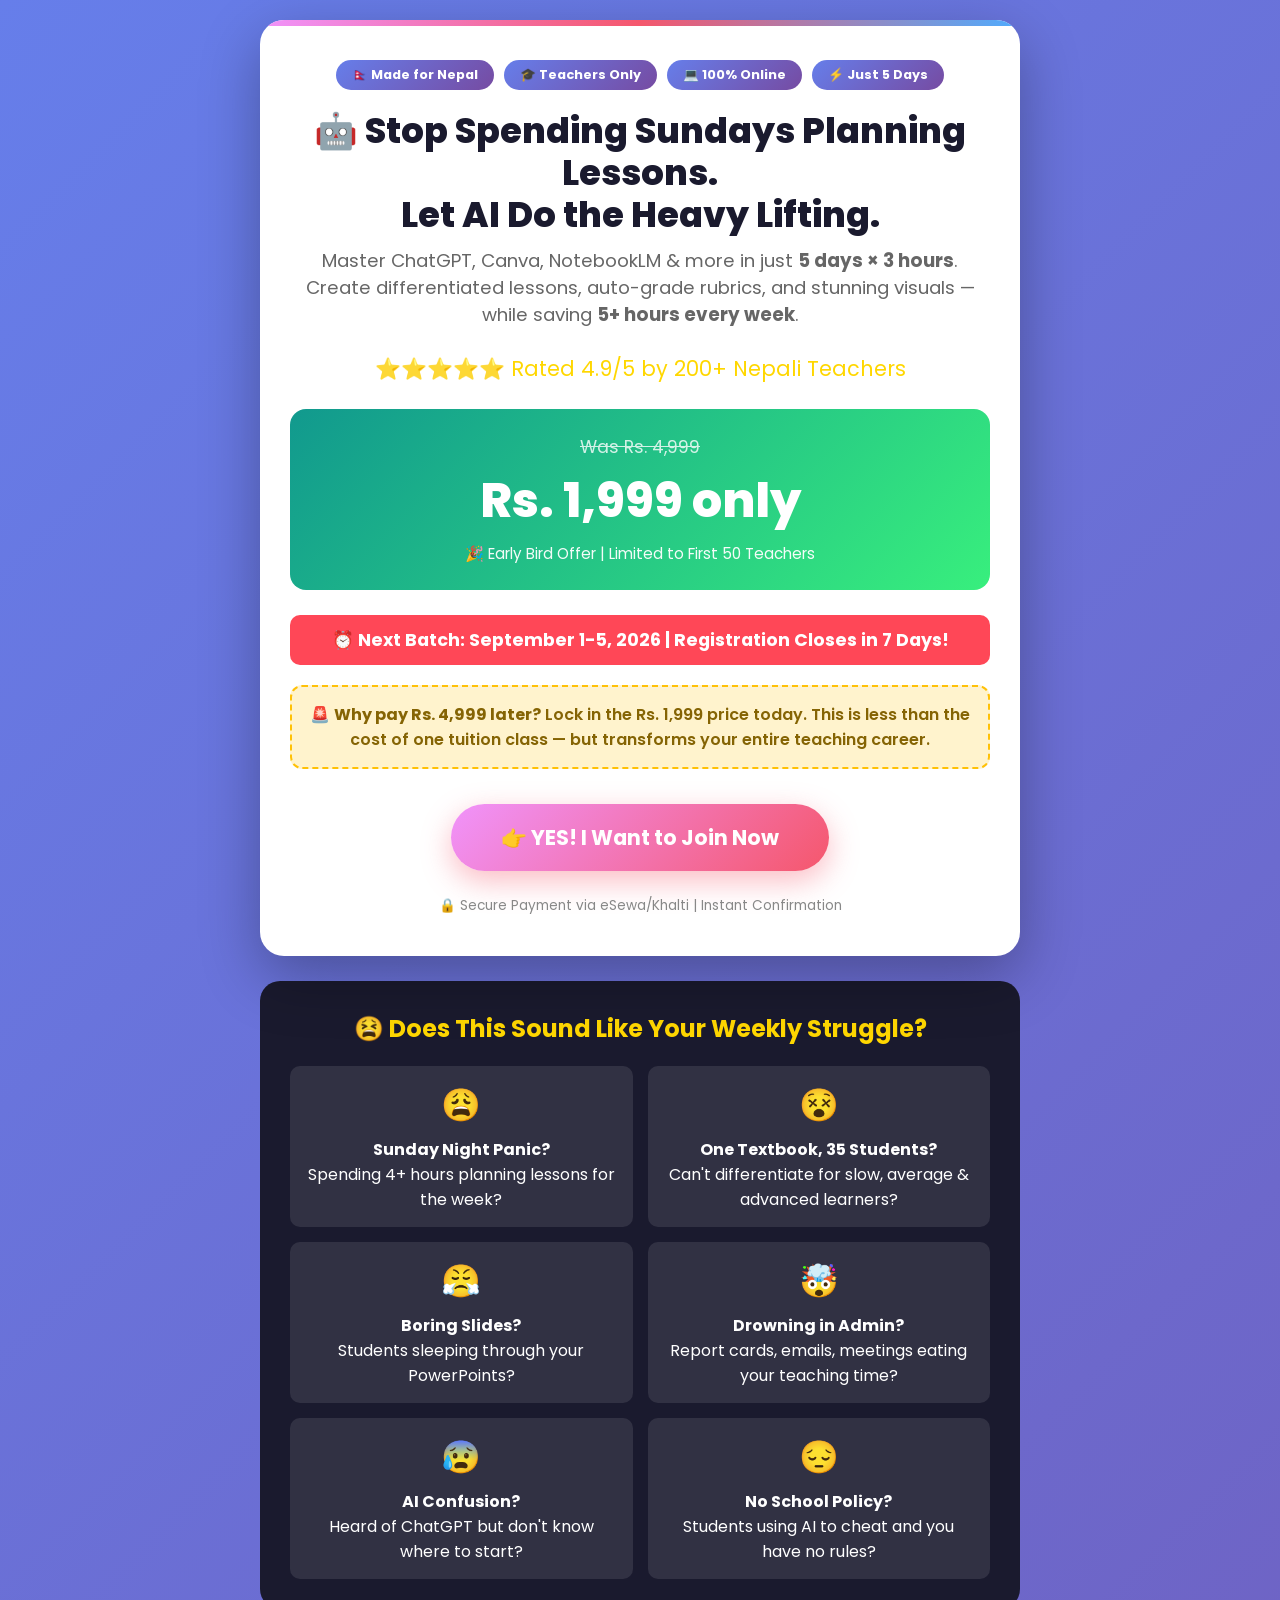
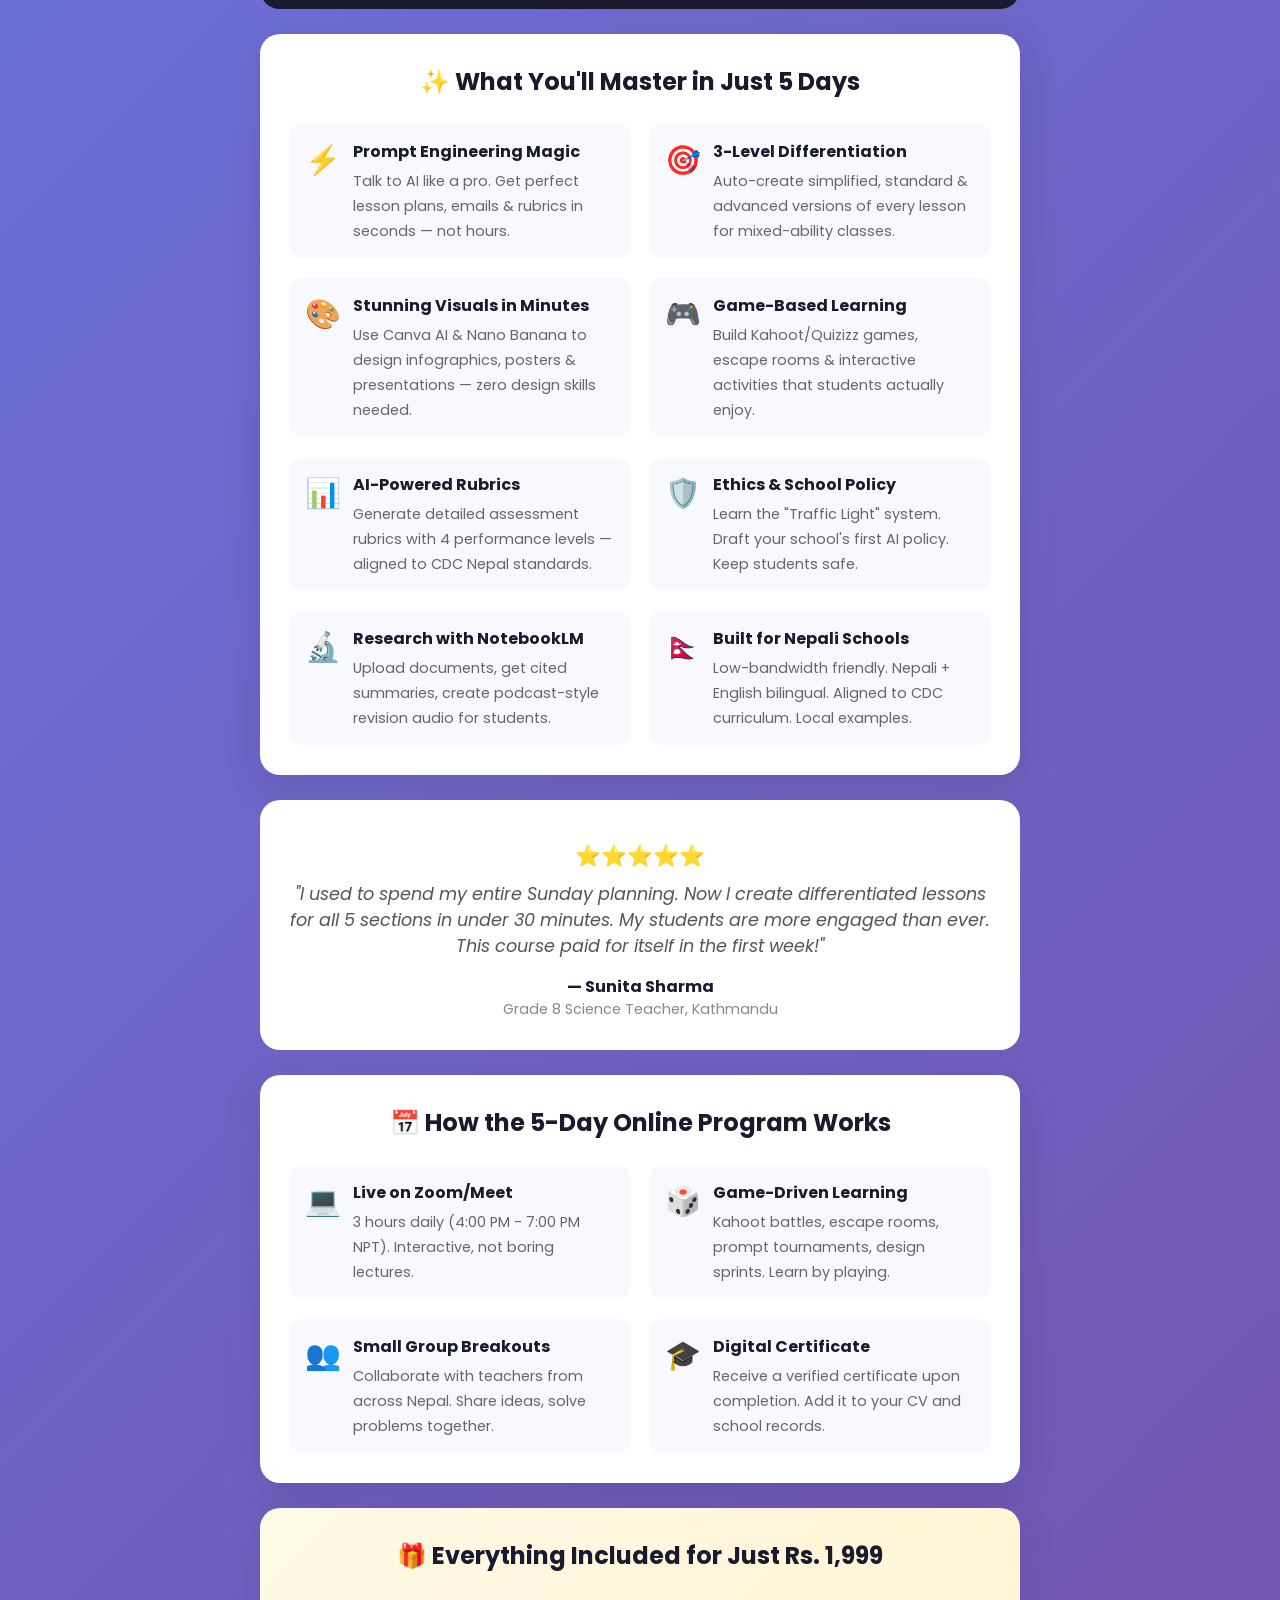
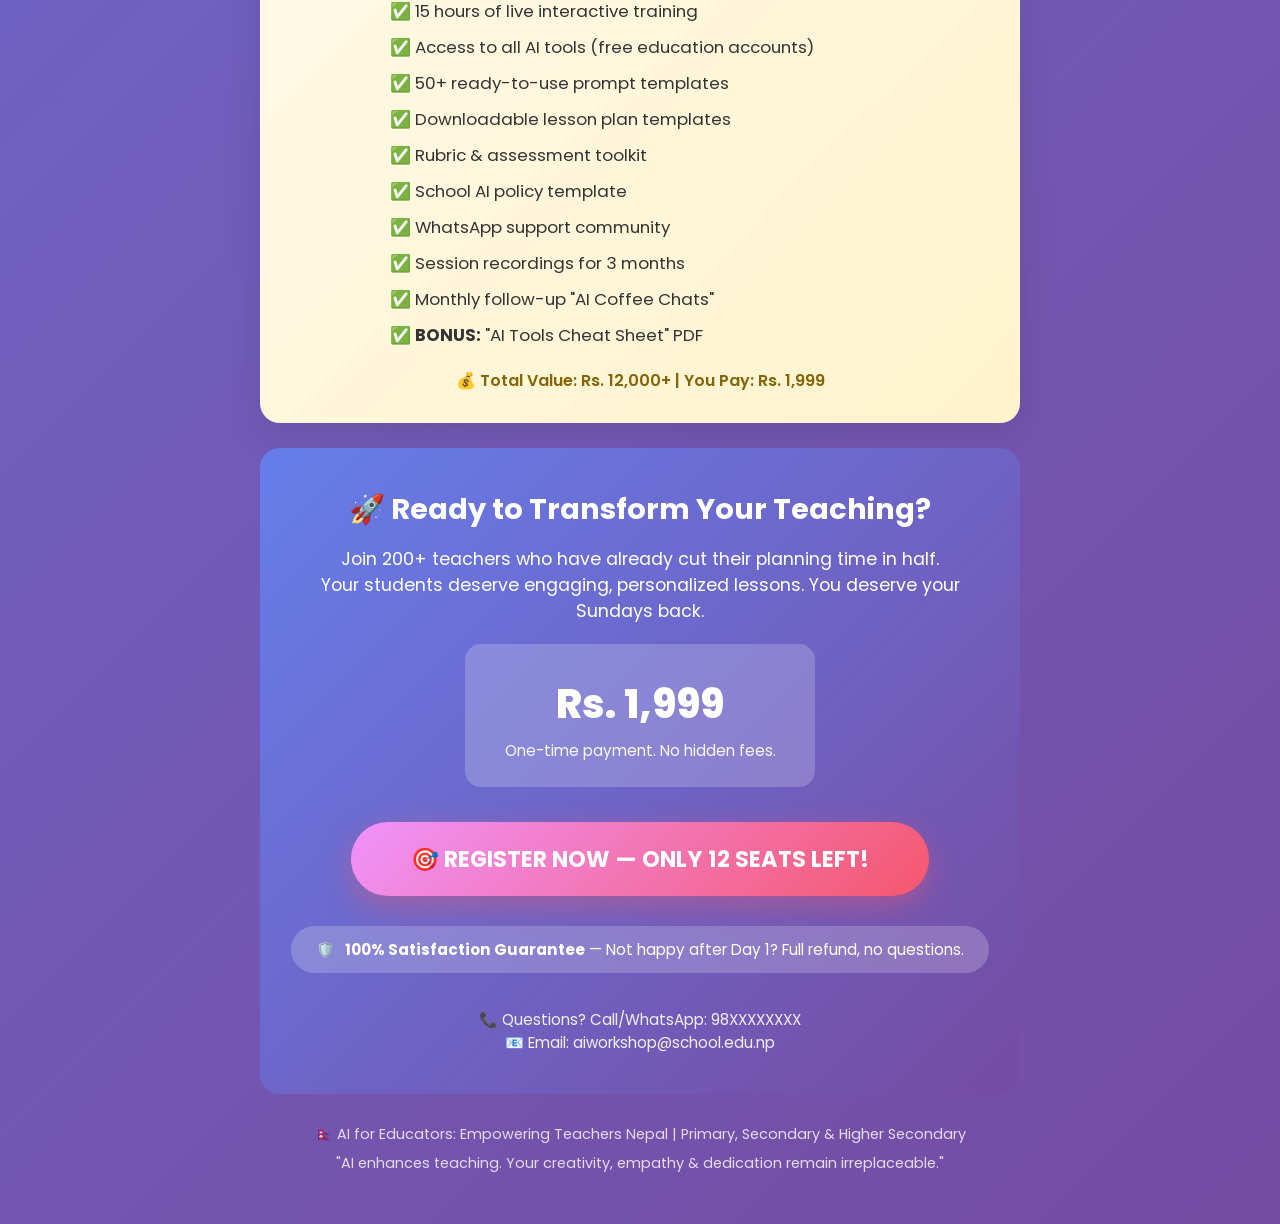
<file: index.html>
<!DOCTYPE html>
<html lang="en">
<head>
    <meta charset="UTF-8">
    <meta name="viewport" content="width=device-width, initial-scale=1.0">
    <title>AI for Educators - Online Training Course Nepal</title>
    <style>
        @import url('https://fonts.googleapis.com/css2?family=Poppins:wght@400;600;700;800&display=swap');
        * { margin: 0; padding: 0; box-sizing: border-box; }
        body {
            font-family: 'Poppins', sans-serif;
            background: linear-gradient(135deg, #667eea 0%, #764ba2 100%);
            min-height: 100vh;
            color: #333;
        }
        .ad-container {
            max-width: 800px;
            margin: 0 auto;
            padding: 20px;
        }
        .hero {
            background: white;
            border-radius: 24px;
            padding: 40px 30px;
            text-align: center;
            box-shadow: 0 20px 60px rgba(0,0,0,0.3);
            position: relative;
            overflow: hidden;
        }
        .hero::before {
            content: '';
            position: absolute;
            top: 0; left: 0; right: 0;
            height: 6px;
            background: linear-gradient(90deg, #f093fb 0%, #f5576c 50%, #4facfe 100%);
        }
        .badge-strip {
            display: flex;
            justify-content: center;
            gap: 10px;
            flex-wrap: wrap;
            margin-bottom: 20px;
        }
        .badge {
            background: linear-gradient(135deg, #667eea, #764ba2);
            color: white;
            padding: 6px 16px;
            border-radius: 20px;
            font-size: 0.8em;
            font-weight: 700;
        }
        .hero h1 {
            font-size: 2.2em;
            font-weight: 800;
            color: #1a1a2e;
            margin-bottom: 10px;
            line-height: 1.2;
        }
        .hero .subtitle {
            font-size: 1.15em;
            color: #666;
            margin-bottom: 25px;
        }
        .price-box {
            background: linear-gradient(135deg, #11998e, #38ef7d);
            color: white;
            padding: 25px;
            border-radius: 16px;
            margin: 25px 0;
            position: relative;
        }
        .price-box .was {
            text-decoration: line-through;
            opacity: 0.8;
            font-size: 1.1em;
        }
        .price-box .now {
            font-size: 3em;
            font-weight: 800;
            margin: 5px 0;
        }
        .price-box .note {
            font-size: 0.95em;
            opacity: 0.95;
        }
        .urgency {
            background: #fff3cd;
            border: 2px dashed #ffc107;
            padding: 15px;
            border-radius: 12px;
            margin: 20px 0;
            font-weight: 600;
            color: #856404;
        }
        .cta-button {
            display: inline-block;
            background: linear-gradient(135deg, #f093fb 0%, #f5576c 100%);
            color: white;
            padding: 18px 50px;
            border-radius: 50px;
            font-size: 1.3em;
            font-weight: 700;
            text-decoration: none;
            margin: 15px 0;
            box-shadow: 0 10px 30px rgba(245, 87, 108, 0.4);
            transition: transform 0.2s;
            border: none;
            cursor: pointer;
        }
        .cta-button:hover { transform: translateY(-3px); }
        .features {
            background: white;
            border-radius: 20px;
            padding: 30px;
            margin-top: 25px;
            box-shadow: 0 10px 40px rgba(0,0,0,0.1);
        }
        .features h2 {
            text-align: center;
            color: #1a1a2e;
            margin-bottom: 25px;
            font-size: 1.5em;
        }
        .feature-grid {
            display: grid;
            grid-template-columns: 1fr 1fr;
            gap: 20px;
        }
        @media (max-width: 600px) {
            .feature-grid { grid-template-columns: 1fr; }
            .hero h1 { font-size: 1.6em; }
            .price-box .now { font-size: 2.2em; }
        }
        .feature-item {
            display: flex;
            align-items: flex-start;
            gap: 12px;
            padding: 15px;
            background: #f8f9ff;
            border-radius: 12px;
        }
        .feature-icon {
            font-size: 1.8em;
            flex-shrink: 0;
        }
        .feature-text strong {
            display: block;
            color: #1a1a2e;
            margin-bottom: 4px;
        }
        .feature-text span {
            font-size: 0.9em;
            color: #666;
        }
        .pain-points {
            background: #1a1a2e;
            color: white;
            border-radius: 20px;
            padding: 30px;
            margin-top: 25px;
        }
        .pain-points h2 {
            text-align: center;
            margin-bottom: 20px;
            color: #ffd700;
        }
        .pain-grid {
            display: grid;
            grid-template-columns: 1fr 1fr;
            gap: 15px;
        }
        @media (max-width: 600px) { .pain-grid { grid-template-columns: 1fr; } }
        .pain-item {
            background: rgba(255,255,255,0.1);
            padding: 15px;
            border-radius: 10px;
            text-align: center;
        }
        .pain-item .emoji { font-size: 2em; display: block; margin-bottom: 8px; }
        .testimonial {
            background: white;
            border-radius: 20px;
            padding: 30px;
            margin-top: 25px;
            text-align: center;
        }
        .testimonial blockquote {
            font-style: italic;
            font-size: 1.1em;
            color: #555;
            margin-bottom: 15px;
        }
        .testimonial .author {
            font-weight: 700;
            color: #1a1a2e;
        }
        .testimonial .role {
            font-size: 0.9em;
            color: #888;
        }
        .final-cta {
            background: linear-gradient(135deg, #667eea 0%, #764ba2 100%);
            color: white;
            border-radius: 20px;
            padding: 40px 30px;
            margin-top: 25px;
            text-align: center;
        }
        .final-cta h2 {
            font-size: 1.8em;
            margin-bottom: 15px;
        }
        .guarantee {
            display: inline-flex;
            align-items: center;
            gap: 10px;
            background: rgba(255,255,255,0.2);
            padding: 12px 25px;
            border-radius: 30px;
            margin: 15px 0;
            font-size: 0.95em;
        }
        .footer {
            text-align: center;
            padding: 30px;
            color: rgba(255,255,255,0.8);
            font-size: 0.9em;
        }
        .countdown {
            background: #ff4757;
            color: white;
            padding: 12px;
            border-radius: 10px;
            font-weight: 700;
            margin: 15px 0;
            font-size: 1.1em;
        }
        .stars {
            color: #ffd700;
            font-size: 1.3em;
            margin: 10px 0;
        }
    </style>
</head>
<body>
    <div class="ad-container">

        <!-- HERO SECTION -->
        <div class="hero">
            <div class="badge-strip">
                <span class="badge">🇳🇵 Made for Nepal</span>
                <span class="badge">🎓 Teachers Only</span>
                <span class="badge">💻 100% Online</span>
                <span class="badge">⚡ Just 5 Days</span>
            </div>

            <h1>🤖 Stop Spending Sundays Planning Lessons.<br>Let AI Do the Heavy Lifting.</h1>
            <p class="subtitle">
                Master ChatGPT, Canva, NotebookLM & more in just <strong>5 days × 3 hours</strong>. 
                Create differentiated lessons, auto-grade rubrics, and stunning visuals — 
                while saving <strong>5+ hours every week</strong>.
            </p>

            <div class="stars">⭐⭐⭐⭐⭐ Rated 4.9/5 by 200+ Nepali Teachers</div>

            <div class="price-box">
                <div class="was">Was Rs. 4,999</div>
                <div class="now">Rs. 1,999 only</div>
                <div class="note">🎉 Early Bird Offer | Limited to First 50 Teachers</div>
            </div>

            <div class="countdown">
                ⏰ Next Batch: September 1-5, 2026 | Registration Closes in 7 Days!
            </div>

            <div class="urgency">
                🚨 <strong>Why pay Rs. 4,999 later?</strong> Lock in the Rs. 1,999 price today. 
                This is less than the cost of one tuition class — but transforms your entire teaching career.
            </div>

            <a href="#register" class="cta-button">👉 YES! I Want to Join Now</a>
            <p style="font-size: 0.85em; color: #888; margin-top: 10px;">
                🔒 Secure Payment via eSewa/Khalti | Instant Confirmation
            </p>
        </div>

        <!-- PAIN POINTS -->
        <div class="pain-points">
            <h2>😫 Does This Sound Like Your Weekly Struggle?</h2>
            <div class="pain-grid">
                <div class="pain-item">
                    <span class="emoji">😩</span>
                    <strong>Sunday Night Panic?</strong><br>
                    Spending 4+ hours planning lessons for the week?
                </div>
                <div class="pain-item">
                    <span class="emoji">😵</span>
                    <strong>One Textbook, 35 Students?</strong><br>
                    Can't differentiate for slow, average & advanced learners?
                </div>
                <div class="pain-item">
                    <span class="emoji">😤</span>
                    <strong>Boring Slides?</strong><br>
                    Students sleeping through your PowerPoints?
                </div>
                <div class="pain-item">
                    <span class="emoji">🤯</span>
                    <strong>Drowning in Admin?</strong><br>
                    Report cards, emails, meetings eating your teaching time?
                </div>
                <div class="pain-item">
                    <span class="emoji">😰</span>
                    <strong>AI Confusion?</strong><br>
                    Heard of ChatGPT but don't know where to start?
                </div>
                <div class="pain-item">
                    <span class="emoji">😔</span>
                    <strong>No School Policy?</strong><br>
                    Students using AI to cheat and you have no rules?
                </div>
            </div>
        </div>

        <!-- FEATURES -->
        <div class="features">
            <h2>✨ What You'll Master in Just 5 Days</h2>
            <div class="feature-grid">
                <div class="feature-item">
                    <span class="feature-icon">⚡</span>
                    <div class="feature-text">
                        <strong>Prompt Engineering Magic</strong>
                        <span>Talk to AI like a pro. Get perfect lesson plans, emails & rubrics in seconds — not hours.</span>
                    </div>
                </div>
                <div class="feature-item">
                    <span class="feature-icon">🎯</span>
                    <div class="feature-text">
                        <strong>3-Level Differentiation</strong>
                        <span>Auto-create simplified, standard & advanced versions of every lesson for mixed-ability classes.</span>
                    </div>
                </div>
                <div class="feature-item">
                    <span class="feature-icon">🎨</span>
                    <div class="feature-text">
                        <strong>Stunning Visuals in Minutes</strong>
                        <span>Use Canva AI & Nano Banana to design infographics, posters & presentations — zero design skills needed.</span>
                    </div>
                </div>
                <div class="feature-item">
                    <span class="feature-icon">🎮</span>
                    <div class="feature-text">
                        <strong>Game-Based Learning</strong>
                        <span>Build Kahoot/Quizizz games, escape rooms & interactive activities that students actually enjoy.</span>
                    </div>
                </div>
                <div class="feature-item">
                    <span class="feature-icon">📊</span>
                    <div class="feature-text">
                        <strong>AI-Powered Rubrics</strong>
                        <span>Generate detailed assessment rubrics with 4 performance levels — aligned to CDC Nepal standards.</span>
                    </div>
                </div>
                <div class="feature-item">
                    <span class="feature-icon">🛡️</span>
                    <div class="feature-text">
                        <strong>Ethics & School Policy</strong>
                        <span>Learn the "Traffic Light" system. Draft your school's first AI policy. Keep students safe.</span>
                    </div>
                </div>
                <div class="feature-item">
                    <span class="feature-icon">🔬</span>
                    <div class="feature-text">
                        <strong>Research with NotebookLM</strong>
                        <span>Upload documents, get cited summaries, create podcast-style revision audio for students.</span>
                    </div>
                </div>
                <div class="feature-item">
                    <span class="feature-icon">🇳🇵</span>
                    <div class="feature-text">
                        <strong>Built for Nepali Schools</strong>
                        <span>Low-bandwidth friendly. Nepali + English bilingual. Aligned to CDC curriculum. Local examples.</span>
                    </div>
                </div>
            </div>
        </div>

        <!-- TESTIMONIAL -->
        <div class="testimonial">
            <div class="stars">⭐⭐⭐⭐⭐</div>
            <blockquote>
                "I used to spend my entire Sunday planning. Now I create differentiated lessons for all 5 sections in under 30 minutes. 
                My students are more engaged than ever. This course paid for itself in the first week!"
            </blockquote>
            <div class="author">— Sunita Sharma</div>
            <div class="role">Grade 8 Science Teacher, Kathmandu</div>
        </div>

        <!-- HOW IT WORKS -->
        <div class="features">
            <h2>📅 How the 5-Day Online Program Works</h2>
            <div class="feature-grid">
                <div class="feature-item">
                    <span class="feature-icon">💻</span>
                    <div class="feature-text">
                        <strong>Live on Zoom/Meet</strong>
                        <span>3 hours daily (4:00 PM - 7:00 PM NPT). Interactive, not boring lectures.</span>
                    </div>
                </div>
                <div class="feature-item">
                    <span class="feature-icon">🎲</span>
                    <div class="feature-text">
                        <strong>Game-Driven Learning</strong>
                        <span>Kahoot battles, escape rooms, prompt tournaments, design sprints. Learn by playing.</span>
                    </div>
                </div>
                <div class="feature-item">
                    <span class="feature-icon">👥</span>
                    <div class="feature-text">
                        <strong>Small Group Breakouts</strong>
                        <span>Collaborate with teachers from across Nepal. Share ideas, solve problems together.</span>
                    </div>
                </div>
                <div class="feature-item">
                    <span class="feature-icon">🎓</span>
                    <div class="feature-text">
                        <strong>Digital Certificate</strong>
                        <span>Receive a verified certificate upon completion. Add it to your CV and school records.</span>
                    </div>
                </div>
            </div>
        </div>

        <!-- WHAT YOU GET -->
        <div class="features" style="background: linear-gradient(135deg, #fff9e6, #fff3cd);">
            <h2>🎁 Everything Included for Just Rs. 1,999</h2>
            <div style="text-align: left; max-width: 500px; margin: 0 auto;">
                <p style="margin: 10px 0; font-size: 1.05em;">✅ 15 hours of live interactive training</p>
                <p style="margin: 10px 0; font-size: 1.05em;">✅ Access to all AI tools (free education accounts)</p>
                <p style="margin: 10px 0; font-size: 1.05em;">✅ 50+ ready-to-use prompt templates</p>
                <p style="margin: 10px 0; font-size: 1.05em;">✅ Downloadable lesson plan templates</p>
                <p style="margin: 10px 0; font-size: 1.05em;">✅ Rubric & assessment toolkit</p>
                <p style="margin: 10px 0; font-size: 1.05em;">✅ School AI policy template</p>
                <p style="margin: 10px 0; font-size: 1.05em;">✅ WhatsApp support community</p>
                <p style="margin: 10px 0; font-size: 1.05em;">✅ Session recordings for 3 months</p>
                <p style="margin: 10px 0; font-size: 1.05em;">✅ Monthly follow-up "AI Coffee Chats"</p>
                <p style="margin: 10px 0; font-size: 1.05em;">✅ <strong>BONUS:</strong> "AI Tools Cheat Sheet" PDF</p>
            </div>
            <p style="text-align: center; margin-top: 20px; color: #856404; font-weight: 600;">
                💰 Total Value: Rs. 12,000+ | You Pay: Rs. 1,999
            </p>
        </div>

        <!-- FINAL CTA -->
        <div class="final-cta" id="register">
            <h2>🚀 Ready to Transform Your Teaching?</h2>
            <p style="font-size: 1.1em; margin-bottom: 20px;">
                Join 200+ teachers who have already cut their planning time in half.<br>
                Your students deserve engaging, personalized lessons. You deserve your Sundays back.
            </p>

            <div class="price-box" style="background: rgba(255,255,255,0.2); margin: 20px auto; max-width: 350px;">
                <div class="now" style="font-size: 2.5em;">Rs. 1,999</div>
                <div class="note">One-time payment. No hidden fees.</div>
            </div>

            <a href="#" class="cta-button" style="font-size: 1.4em; padding: 20px 60px;">
                🎯 REGISTER NOW — ONLY 12 SEATS LEFT!
            </a>

            <div class="guarantee">
                <span>🛡️</span>
                <span><strong>100% Satisfaction Guarantee</strong> — Not happy after Day 1? Full refund, no questions.</span>
            </div>

            <p style="margin-top: 20px; font-size: 0.95em; opacity: 0.9;">
                📞 Questions? Call/WhatsApp: 98XXXXXXXX<br>
                📧 Email: aiworkshop@school.edu.np
            </p>
        </div>

        <div class="footer">
            <p>🇳🇵 AI for Educators: Empowering Teachers Nepal | Primary, Secondary & Higher Secondary</p>
            <p style="margin-top: 8px;">"AI enhances teaching. Your creativity, empathy & dedication remain irreplaceable."</p>
        </div>

    </div>
</body>
</html>
</file>
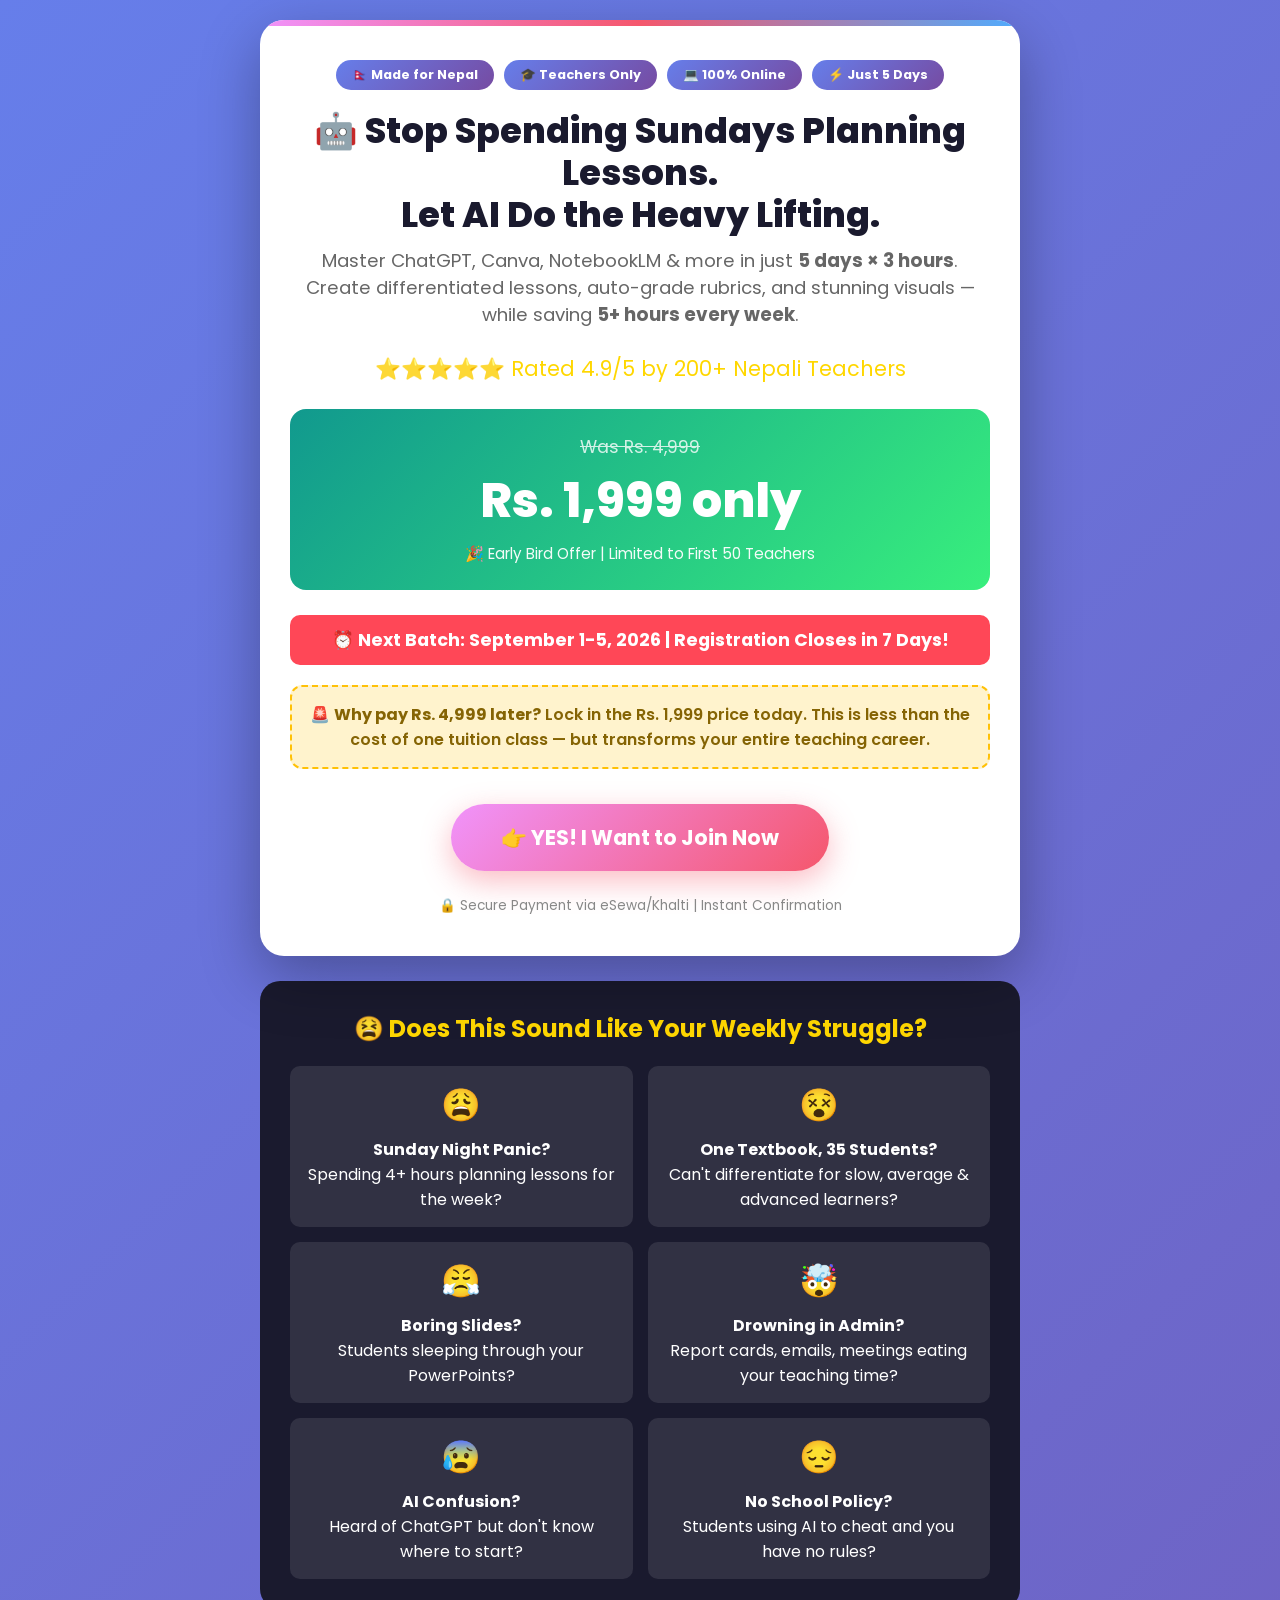
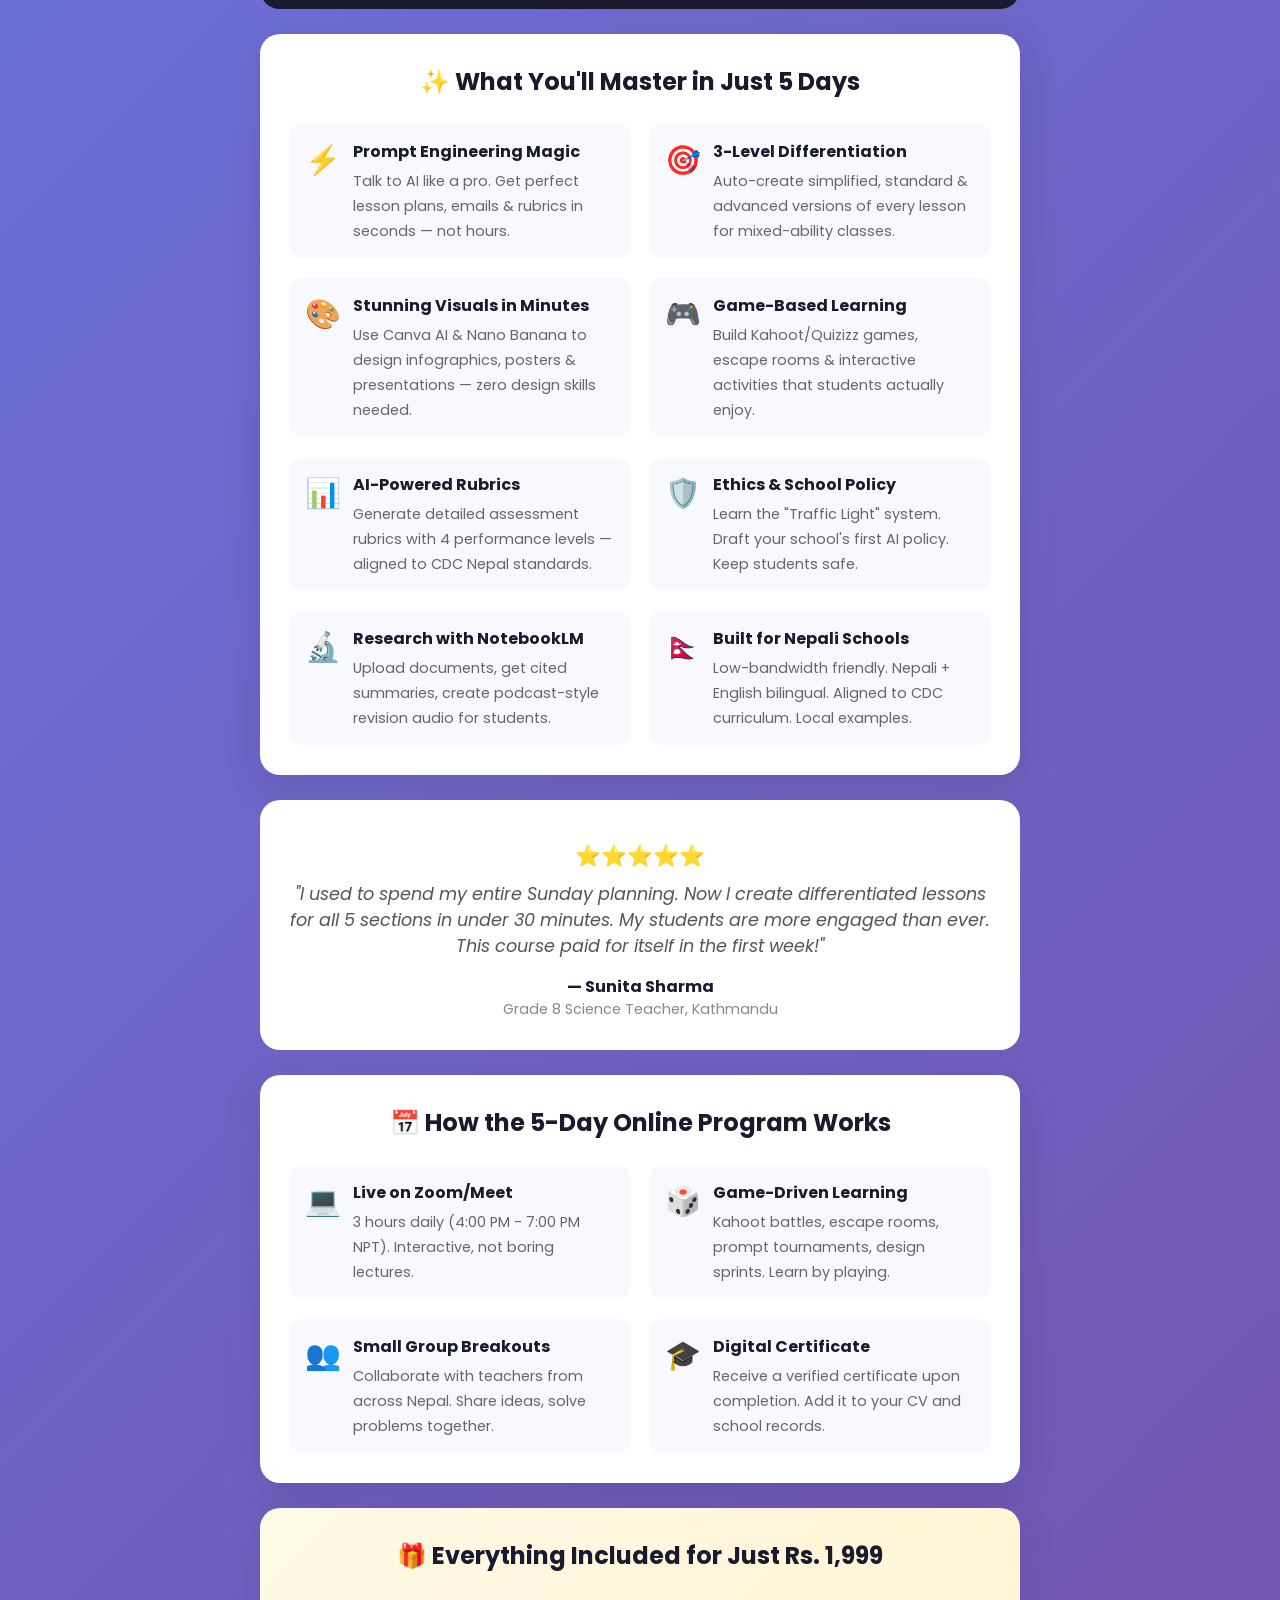
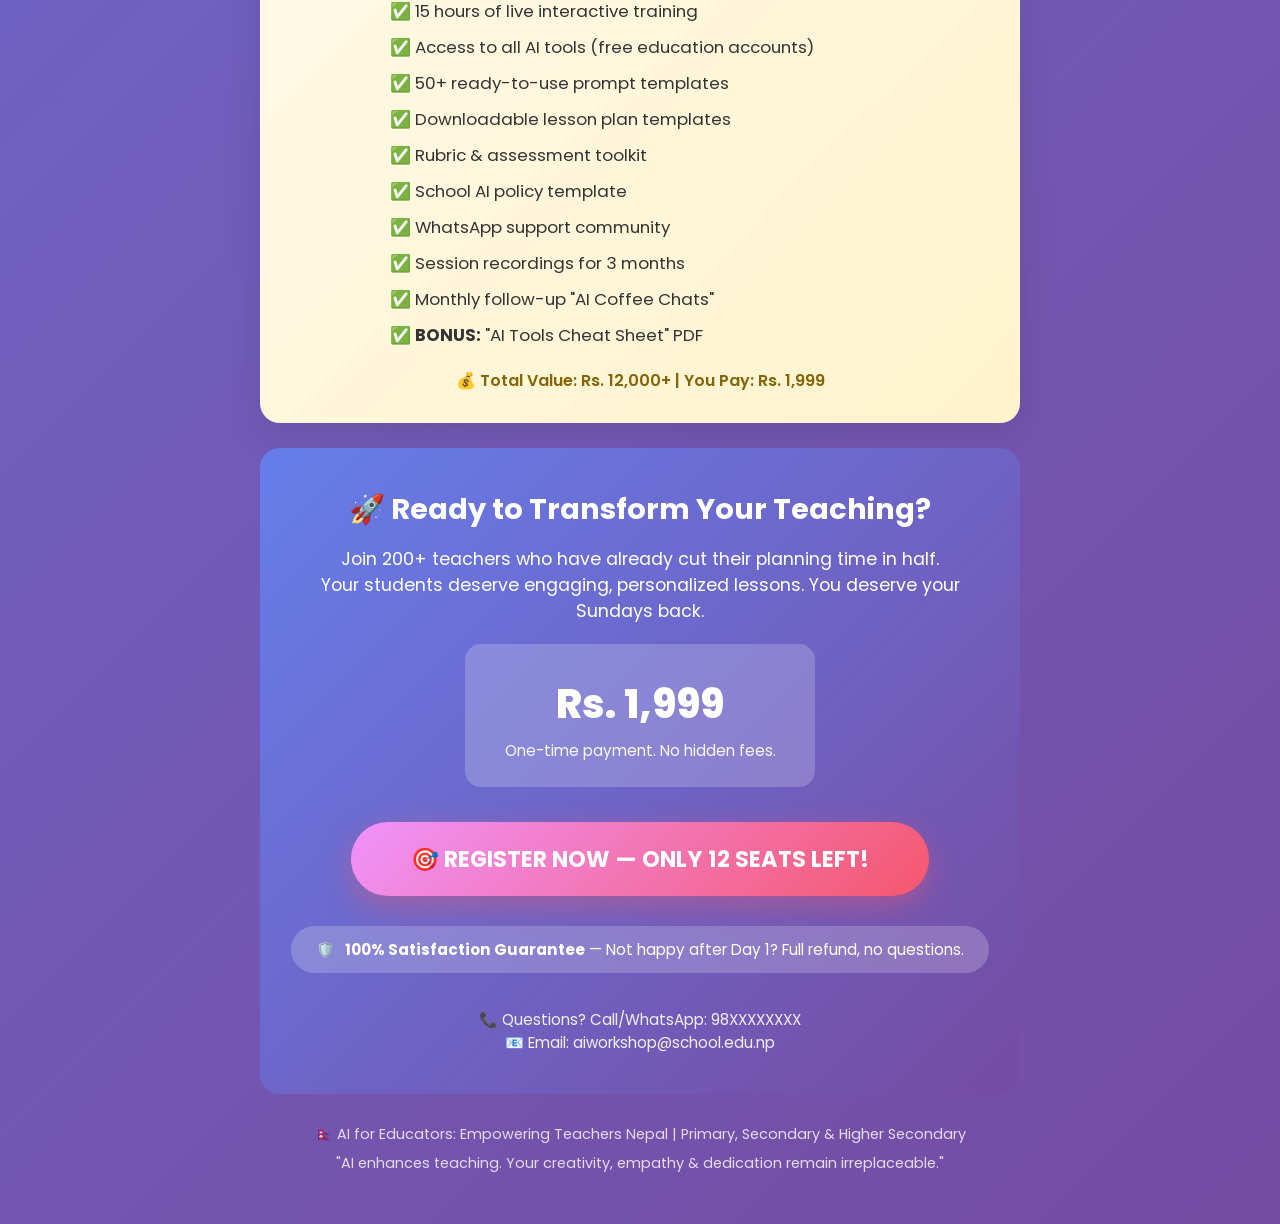
<file: AI_Course_Online_Ad.html>
<!DOCTYPE html>
<html lang="en">
<head>
    <meta charset="UTF-8">
    <meta name="viewport" content="width=device-width, initial-scale=1.0">
    <title>AI for Educators - Online Training Course Nepal</title>
    <style>
        @import url('https://fonts.googleapis.com/css2?family=Poppins:wght@400;600;700;800&display=swap');
        * { margin: 0; padding: 0; box-sizing: border-box; }
        body {
            font-family: 'Poppins', sans-serif;
            background: linear-gradient(135deg, #667eea 0%, #764ba2 100%);
            min-height: 100vh;
            color: #333;
        }
        .ad-container {
            max-width: 800px;
            margin: 0 auto;
            padding: 20px;
        }
        .hero {
            background: white;
            border-radius: 24px;
            padding: 40px 30px;
            text-align: center;
            box-shadow: 0 20px 60px rgba(0,0,0,0.3);
            position: relative;
            overflow: hidden;
        }
        .hero::before {
            content: '';
            position: absolute;
            top: 0; left: 0; right: 0;
            height: 6px;
            background: linear-gradient(90deg, #f093fb 0%, #f5576c 50%, #4facfe 100%);
        }
        .badge-strip {
            display: flex;
            justify-content: center;
            gap: 10px;
            flex-wrap: wrap;
            margin-bottom: 20px;
        }
        .badge {
            background: linear-gradient(135deg, #667eea, #764ba2);
            color: white;
            padding: 6px 16px;
            border-radius: 20px;
            font-size: 0.8em;
            font-weight: 700;
        }
        .hero h1 {
            font-size: 2.2em;
            font-weight: 800;
            color: #1a1a2e;
            margin-bottom: 10px;
            line-height: 1.2;
        }
        .hero .subtitle {
            font-size: 1.15em;
            color: #666;
            margin-bottom: 25px;
        }
        .price-box {
            background: linear-gradient(135deg, #11998e, #38ef7d);
            color: white;
            padding: 25px;
            border-radius: 16px;
            margin: 25px 0;
            position: relative;
        }
        .price-box .was {
            text-decoration: line-through;
            opacity: 0.8;
            font-size: 1.1em;
        }
        .price-box .now {
            font-size: 3em;
            font-weight: 800;
            margin: 5px 0;
        }
        .price-box .note {
            font-size: 0.95em;
            opacity: 0.95;
        }
        .urgency {
            background: #fff3cd;
            border: 2px dashed #ffc107;
            padding: 15px;
            border-radius: 12px;
            margin: 20px 0;
            font-weight: 600;
            color: #856404;
        }
        .cta-button {
            display: inline-block;
            background: linear-gradient(135deg, #f093fb 0%, #f5576c 100%);
            color: white;
            padding: 18px 50px;
            border-radius: 50px;
            font-size: 1.3em;
            font-weight: 700;
            text-decoration: none;
            margin: 15px 0;
            box-shadow: 0 10px 30px rgba(245, 87, 108, 0.4);
            transition: transform 0.2s;
            border: none;
            cursor: pointer;
        }
        .cta-button:hover { transform: translateY(-3px); }
        .features {
            background: white;
            border-radius: 20px;
            padding: 30px;
            margin-top: 25px;
            box-shadow: 0 10px 40px rgba(0,0,0,0.1);
        }
        .features h2 {
            text-align: center;
            color: #1a1a2e;
            margin-bottom: 25px;
            font-size: 1.5em;
        }
        .feature-grid {
            display: grid;
            grid-template-columns: 1fr 1fr;
            gap: 20px;
        }
        @media (max-width: 600px) {
            .feature-grid { grid-template-columns: 1fr; }
            .hero h1 { font-size: 1.6em; }
            .price-box .now { font-size: 2.2em; }
        }
        .feature-item {
            display: flex;
            align-items: flex-start;
            gap: 12px;
            padding: 15px;
            background: #f8f9ff;
            border-radius: 12px;
        }
        .feature-icon {
            font-size: 1.8em;
            flex-shrink: 0;
        }
        .feature-text strong {
            display: block;
            color: #1a1a2e;
            margin-bottom: 4px;
        }
        .feature-text span {
            font-size: 0.9em;
            color: #666;
        }
        .pain-points {
            background: #1a1a2e;
            color: white;
            border-radius: 20px;
            padding: 30px;
            margin-top: 25px;
        }
        .pain-points h2 {
            text-align: center;
            margin-bottom: 20px;
            color: #ffd700;
        }
        .pain-grid {
            display: grid;
            grid-template-columns: 1fr 1fr;
            gap: 15px;
        }
        @media (max-width: 600px) { .pain-grid { grid-template-columns: 1fr; } }
        .pain-item {
            background: rgba(255,255,255,0.1);
            padding: 15px;
            border-radius: 10px;
            text-align: center;
        }
        .pain-item .emoji { font-size: 2em; display: block; margin-bottom: 8px; }
        .testimonial {
            background: white;
            border-radius: 20px;
            padding: 30px;
            margin-top: 25px;
            text-align: center;
        }
        .testimonial blockquote {
            font-style: italic;
            font-size: 1.1em;
            color: #555;
            margin-bottom: 15px;
        }
        .testimonial .author {
            font-weight: 700;
            color: #1a1a2e;
        }
        .testimonial .role {
            font-size: 0.9em;
            color: #888;
        }
        .final-cta {
            background: linear-gradient(135deg, #667eea 0%, #764ba2 100%);
            color: white;
            border-radius: 20px;
            padding: 40px 30px;
            margin-top: 25px;
            text-align: center;
        }
        .final-cta h2 {
            font-size: 1.8em;
            margin-bottom: 15px;
        }
        .guarantee {
            display: inline-flex;
            align-items: center;
            gap: 10px;
            background: rgba(255,255,255,0.2);
            padding: 12px 25px;
            border-radius: 30px;
            margin: 15px 0;
            font-size: 0.95em;
        }
        .footer {
            text-align: center;
            padding: 30px;
            color: rgba(255,255,255,0.8);
            font-size: 0.9em;
        }
        .countdown {
            background: #ff4757;
            color: white;
            padding: 12px;
            border-radius: 10px;
            font-weight: 700;
            margin: 15px 0;
            font-size: 1.1em;
        }
        .stars {
            color: #ffd700;
            font-size: 1.3em;
            margin: 10px 0;
        }
    </style>
</head>
<body>
    <div class="ad-container">

        <!-- HERO SECTION -->
        <div class="hero">
            <div class="badge-strip">
                <span class="badge">🇳🇵 Made for Nepal</span>
                <span class="badge">🎓 Teachers Only</span>
                <span class="badge">💻 100% Online</span>
                <span class="badge">⚡ Just 5 Days</span>
            </div>

            <h1>🤖 Stop Spending Sundays Planning Lessons.<br>Let AI Do the Heavy Lifting.</h1>
            <p class="subtitle">
                Master ChatGPT, Canva, NotebookLM & more in just <strong>5 days × 3 hours</strong>. 
                Create differentiated lessons, auto-grade rubrics, and stunning visuals — 
                while saving <strong>5+ hours every week</strong>.
            </p>

            <div class="stars">⭐⭐⭐⭐⭐ Rated 4.9/5 by 200+ Nepali Teachers</div>

            <div class="price-box">
                <div class="was">Was Rs. 4,999</div>
                <div class="now">Rs. 1,999 only</div>
                <div class="note">🎉 Early Bird Offer | Limited to First 50 Teachers</div>
            </div>

            <div class="countdown">
                ⏰ Next Batch: September 1-5, 2026 | Registration Closes in 7 Days!
            </div>

            <div class="urgency">
                🚨 <strong>Why pay Rs. 4,999 later?</strong> Lock in the Rs. 1,999 price today. 
                This is less than the cost of one tuition class — but transforms your entire teaching career.
            </div>

            <a href="#register" class="cta-button">👉 YES! I Want to Join Now</a>
            <p style="font-size: 0.85em; color: #888; margin-top: 10px;">
                🔒 Secure Payment via eSewa/Khalti | Instant Confirmation
            </p>
        </div>

        <!-- PAIN POINTS -->
        <div class="pain-points">
            <h2>😫 Does This Sound Like Your Weekly Struggle?</h2>
            <div class="pain-grid">
                <div class="pain-item">
                    <span class="emoji">😩</span>
                    <strong>Sunday Night Panic?</strong><br>
                    Spending 4+ hours planning lessons for the week?
                </div>
                <div class="pain-item">
                    <span class="emoji">😵</span>
                    <strong>One Textbook, 35 Students?</strong><br>
                    Can't differentiate for slow, average & advanced learners?
                </div>
                <div class="pain-item">
                    <span class="emoji">😤</span>
                    <strong>Boring Slides?</strong><br>
                    Students sleeping through your PowerPoints?
                </div>
                <div class="pain-item">
                    <span class="emoji">🤯</span>
                    <strong>Drowning in Admin?</strong><br>
                    Report cards, emails, meetings eating your teaching time?
                </div>
                <div class="pain-item">
                    <span class="emoji">😰</span>
                    <strong>AI Confusion?</strong><br>
                    Heard of ChatGPT but don't know where to start?
                </div>
                <div class="pain-item">
                    <span class="emoji">😔</span>
                    <strong>No School Policy?</strong><br>
                    Students using AI to cheat and you have no rules?
                </div>
            </div>
        </div>

        <!-- FEATURES -->
        <div class="features">
            <h2>✨ What You'll Master in Just 5 Days</h2>
            <div class="feature-grid">
                <div class="feature-item">
                    <span class="feature-icon">⚡</span>
                    <div class="feature-text">
                        <strong>Prompt Engineering Magic</strong>
                        <span>Talk to AI like a pro. Get perfect lesson plans, emails & rubrics in seconds — not hours.</span>
                    </div>
                </div>
                <div class="feature-item">
                    <span class="feature-icon">🎯</span>
                    <div class="feature-text">
                        <strong>3-Level Differentiation</strong>
                        <span>Auto-create simplified, standard & advanced versions of every lesson for mixed-ability classes.</span>
                    </div>
                </div>
                <div class="feature-item">
                    <span class="feature-icon">🎨</span>
                    <div class="feature-text">
                        <strong>Stunning Visuals in Minutes</strong>
                        <span>Use Canva AI & Nano Banana to design infographics, posters & presentations — zero design skills needed.</span>
                    </div>
                </div>
                <div class="feature-item">
                    <span class="feature-icon">🎮</span>
                    <div class="feature-text">
                        <strong>Game-Based Learning</strong>
                        <span>Build Kahoot/Quizizz games, escape rooms & interactive activities that students actually enjoy.</span>
                    </div>
                </div>
                <div class="feature-item">
                    <span class="feature-icon">📊</span>
                    <div class="feature-text">
                        <strong>AI-Powered Rubrics</strong>
                        <span>Generate detailed assessment rubrics with 4 performance levels — aligned to CDC Nepal standards.</span>
                    </div>
                </div>
                <div class="feature-item">
                    <span class="feature-icon">🛡️</span>
                    <div class="feature-text">
                        <strong>Ethics & School Policy</strong>
                        <span>Learn the "Traffic Light" system. Draft your school's first AI policy. Keep students safe.</span>
                    </div>
                </div>
                <div class="feature-item">
                    <span class="feature-icon">🔬</span>
                    <div class="feature-text">
                        <strong>Research with NotebookLM</strong>
                        <span>Upload documents, get cited summaries, create podcast-style revision audio for students.</span>
                    </div>
                </div>
                <div class="feature-item">
                    <span class="feature-icon">🇳🇵</span>
                    <div class="feature-text">
                        <strong>Built for Nepali Schools</strong>
                        <span>Low-bandwidth friendly. Nepali + English bilingual. Aligned to CDC curriculum. Local examples.</span>
                    </div>
                </div>
            </div>
        </div>

        <!-- TESTIMONIAL -->
        <div class="testimonial">
            <div class="stars">⭐⭐⭐⭐⭐</div>
            <blockquote>
                "I used to spend my entire Sunday planning. Now I create differentiated lessons for all 5 sections in under 30 minutes. 
                My students are more engaged than ever. This course paid for itself in the first week!"
            </blockquote>
            <div class="author">— Sunita Sharma</div>
            <div class="role">Grade 8 Science Teacher, Kathmandu</div>
        </div>

        <!-- HOW IT WORKS -->
        <div class="features">
            <h2>📅 How the 5-Day Online Program Works</h2>
            <div class="feature-grid">
                <div class="feature-item">
                    <span class="feature-icon">💻</span>
                    <div class="feature-text">
                        <strong>Live on Zoom/Meet</strong>
                        <span>3 hours daily (4:00 PM - 7:00 PM NPT). Interactive, not boring lectures.</span>
                    </div>
                </div>
                <div class="feature-item">
                    <span class="feature-icon">🎲</span>
                    <div class="feature-text">
                        <strong>Game-Driven Learning</strong>
                        <span>Kahoot battles, escape rooms, prompt tournaments, design sprints. Learn by playing.</span>
                    </div>
                </div>
                <div class="feature-item">
                    <span class="feature-icon">👥</span>
                    <div class="feature-text">
                        <strong>Small Group Breakouts</strong>
                        <span>Collaborate with teachers from across Nepal. Share ideas, solve problems together.</span>
                    </div>
                </div>
                <div class="feature-item">
                    <span class="feature-icon">🎓</span>
                    <div class="feature-text">
                        <strong>Digital Certificate</strong>
                        <span>Receive a verified certificate upon completion. Add it to your CV and school records.</span>
                    </div>
                </div>
            </div>
        </div>

        <!-- WHAT YOU GET -->
        <div class="features" style="background: linear-gradient(135deg, #fff9e6, #fff3cd);">
            <h2>🎁 Everything Included for Just Rs. 1,999</h2>
            <div style="text-align: left; max-width: 500px; margin: 0 auto;">
                <p style="margin: 10px 0; font-size: 1.05em;">✅ 15 hours of live interactive training</p>
                <p style="margin: 10px 0; font-size: 1.05em;">✅ Access to all AI tools (free education accounts)</p>
                <p style="margin: 10px 0; font-size: 1.05em;">✅ 50+ ready-to-use prompt templates</p>
                <p style="margin: 10px 0; font-size: 1.05em;">✅ Downloadable lesson plan templates</p>
                <p style="margin: 10px 0; font-size: 1.05em;">✅ Rubric & assessment toolkit</p>
                <p style="margin: 10px 0; font-size: 1.05em;">✅ School AI policy template</p>
                <p style="margin: 10px 0; font-size: 1.05em;">✅ WhatsApp support community</p>
                <p style="margin: 10px 0; font-size: 1.05em;">✅ Session recordings for 3 months</p>
                <p style="margin: 10px 0; font-size: 1.05em;">✅ Monthly follow-up "AI Coffee Chats"</p>
                <p style="margin: 10px 0; font-size: 1.05em;">✅ <strong>BONUS:</strong> "AI Tools Cheat Sheet" PDF</p>
            </div>
            <p style="text-align: center; margin-top: 20px; color: #856404; font-weight: 600;">
                💰 Total Value: Rs. 12,000+ | You Pay: Rs. 1,999
            </p>
        </div>

        <!-- FINAL CTA -->
        <div class="final-cta" id="register">
            <h2>🚀 Ready to Transform Your Teaching?</h2>
            <p style="font-size: 1.1em; margin-bottom: 20px;">
                Join 200+ teachers who have already cut their planning time in half.<br>
                Your students deserve engaging, personalized lessons. You deserve your Sundays back.
            </p>

            <div class="price-box" style="background: rgba(255,255,255,0.2); margin: 20px auto; max-width: 350px;">
                <div class="now" style="font-size: 2.5em;">Rs. 1,999</div>
                <div class="note">One-time payment. No hidden fees.</div>
            </div>

            <a href="#" class="cta-button" style="font-size: 1.4em; padding: 20px 60px;">
                🎯 REGISTER NOW — ONLY 12 SEATS LEFT!
            </a>

            <div class="guarantee">
                <span>🛡️</span>
                <span><strong>100% Satisfaction Guarantee</strong> — Not happy after Day 1? Full refund, no questions.</span>
            </div>

            <p style="margin-top: 20px; font-size: 0.95em; opacity: 0.9;">
                📞 Questions? Call/WhatsApp: 98XXXXXXXX<br>
                📧 Email: aiworkshop@school.edu.np
            </p>
        </div>

        <div class="footer">
            <p>🇳🇵 AI for Educators: Empowering Teachers Nepal | Primary, Secondary & Higher Secondary</p>
            <p style="margin-top: 8px;">"AI enhances teaching. Your creativity, empathy & dedication remain irreplaceable."</p>
        </div>

    </div>
</body>
</html>
</file>
